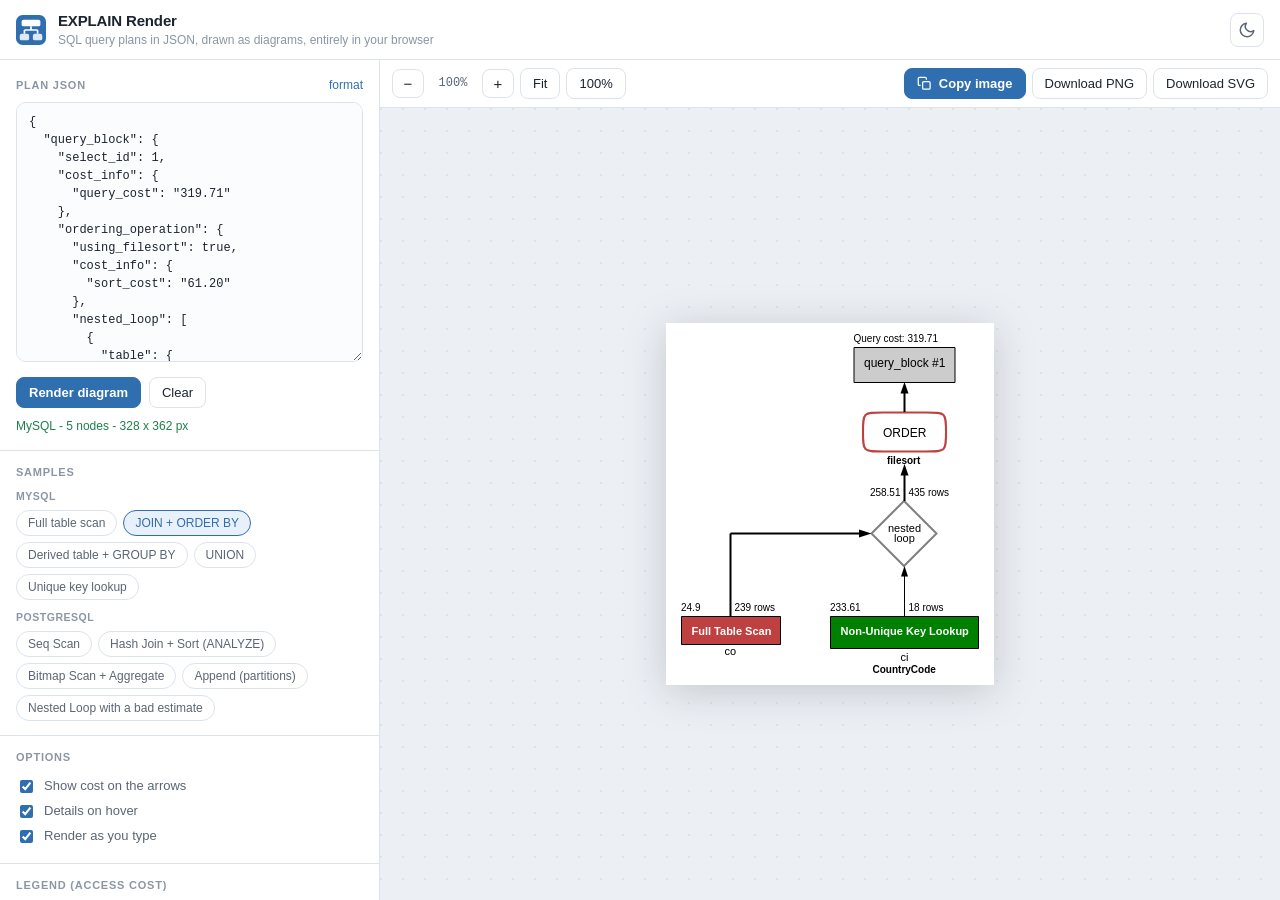
<file: index.html>
<!DOCTYPE html>
<html lang="en">
<head>
<meta charset="UTF-8">
<meta name="viewport" content="width=device-width, initial-scale=1.0">

<title>EXPLAIN Render - visualize MySQL and PostgreSQL EXPLAIN plans</title>
<meta name="description" content="Paste the EXPLAIN output in JSON from MySQL or PostgreSQL and read the query plan as a diagram. Exports SVG and PNG, runs entirely in the browser.">
<link rel="canonical" href="https://explain-render.matob.dev/">
<meta name="robots" content="index, follow, max-image-preview:large, max-snippet:-1">
<meta name="color-scheme" content="light dark">
<meta name="theme-color" content="#f4f6f9" media="(prefers-color-scheme: light)">
<meta name="theme-color" content="#12161c" media="(prefers-color-scheme: dark)">

<!-- Open Graph: WhatsApp, Telegram, LinkedIn, Slack, Discord, Facebook -->
<meta property="og:type" content="website">
<meta property="og:site_name" content="EXPLAIN Render">
<meta property="og:locale" content="en_US">
<meta property="og:url" content="https://explain-render.matob.dev/">
<meta property="og:title" content="EXPLAIN Render - SQL query plans as diagrams">
<meta property="og:description" content="Paste a MySQL or PostgreSQL EXPLAIN in JSON and read the plan as a diagram, with cost and row count on every arrow. Exports SVG and PNG, all in the browser.">
<meta property="og:image" content="https://explain-render.matob.dev/og-image.png">
<meta property="og:image:type" content="image/png">
<meta property="og:image:width" content="1200">
<meta property="og:image:height" content="630">
<meta property="og:image:alt" content="A MySQL query plan drawn by EXPLAIN Render: full table scan, nested loop and ORDER.">

<!-- Twitter / X -->
<meta name="twitter:card" content="summary_large_image">
<meta name="twitter:title" content="EXPLAIN Render - SQL query plans as diagrams">
<meta name="twitter:description" content="Paste a MySQL or PostgreSQL EXPLAIN in JSON and read the plan as a diagram, with cost and row count on every arrow. Exports SVG and PNG, all in the browser.">
<meta name="twitter:image" content="https://explain-render.matob.dev/og-image.png">
<meta name="twitter:image:alt" content="A MySQL query plan drawn by EXPLAIN Render: full table scan, nested loop and ORDER.">

<link rel="icon" href="data:image/svg+xml,%3Csvg xmlns='http://www.w3.org/2000/svg' viewBox='0 0 32 32'%3E%3Crect width='32' height='32' rx='7' fill='%232f6fb0'/%3E%3Crect x='6' y='5' width='20' height='7' rx='2' fill='%23fff'/%3E%3Crect x='4' y='20' width='10' height='7' rx='2' fill='%23fff' opacity='.85'/%3E%3Crect x='18' y='20' width='10' height='7' rx='2' fill='%23fff' opacity='.85'/%3E%3Cpath d='M16 12v4M9 16h14M9 16v4M23 16v4' stroke='%23fff' stroke-width='1.8' fill='none'/%3E%3C/svg%3E">
<link rel="apple-touch-icon" href="apple-touch-icon.png">
<meta name="apple-mobile-web-app-title" content="EXPLAIN Render">
<link rel="stylesheet" href="css/style.css">

<script type="application/ld+json">
{
  "@context": "https://schema.org",
  "@type": "WebApplication",
  "name": "EXPLAIN Render",
  "url": "https://explain-render.matob.dev/",
  "description": "Reads the EXPLAIN output of MySQL and PostgreSQL in JSON, draws the query plan as a diagram and exports it to SVG and PNG. Runs entirely in the browser.",
  "applicationCategory": "DeveloperApplication",
  "operatingSystem": "Any modern browser",
  "browserRequirements": "Requires JavaScript",
  "inLanguage": "en",
  "isAccessibleForFree": true,
  "offers": {
    "@type": "Offer",
    "price": "0",
    "priceCurrency": "USD"
  },
  "license": "https://www.gnu.org/licenses/old-licenses/gpl-2.0.html",
  "screenshot": "https://explain-render.matob.dev/og-image.png",
  "featureList": [
    "Reads EXPLAIN FORMAT=JSON from MySQL",
    "Reads EXPLAIN (FORMAT JSON) from PostgreSQL",
    "Detects the dialect automatically",
    "Exports the diagram to SVG and PNG",
    "With ANALYZE, compares the estimate against what happened",
    "Runs in the browser, sends no data anywhere"
  ]
}
</script>
</head>
<body>

<header class="topbar">
  <div class="brand">
    <svg class="logo" viewBox="0 0 32 32" aria-hidden="true">
      <rect width="32" height="32" rx="7" fill="currentColor"/>
      <rect x="6" y="5" width="20" height="7" rx="2" fill="#fff"/>
      <rect x="4" y="20" width="10" height="7" rx="2" fill="#fff" opacity=".85"/>
      <rect x="18" y="20" width="10" height="7" rx="2" fill="#fff" opacity=".85"/>
      <path d="M16 12v4M9 16h14M9 16v4M23 16v4" stroke="#fff" stroke-width="1.8" fill="none"/>
    </svg>
    <div class="brand-text">
      <h1>EXPLAIN Render</h1>
      <p>SQL query plans in JSON, drawn as diagrams, entirely in your browser</p>
    </div>
  </div>
  <div class="topbar-actions">
    <button id="btn-theme" class="icon-btn" type="button" title="Toggle light/dark theme" aria-label="Toggle theme">
      <svg viewBox="0 0 24 24" width="18" height="18" fill="none" stroke="currentColor" stroke-width="2"
           stroke-linecap="round" stroke-linejoin="round">
        <path d="M21 12.79A9 9 0 1 1 11.21 3 7 7 0 0 0 21 12.79z"/>
      </svg>
    </button>
  </div>
</header>

<main class="layout">
  <aside class="panel" id="panel">
    <section class="panel-section">
      <div class="section-head">
        <h2>Plan JSON</h2>
        <button id="btn-format" class="link-btn" type="button">format</button>
      </div>
      <textarea id="json-input" spellcheck="false" autocomplete="off" autocapitalize="off"
        placeholder='Paste the output of:

MySQL       EXPLAIN FORMAT=JSON SELECT ...;
PostgreSQL  EXPLAIN (FORMAT JSON) SELECT ...;

The dialect is detected automatically.'></textarea>
      <div class="btn-row">
        <button id="btn-render" class="btn primary" type="button">Render diagram</button>
        <button id="btn-clear" class="btn" type="button">Clear</button>
      </div>
      <p id="status" class="status" role="status"></p>
    </section>

    <section class="panel-section">
      <div class="section-head"><h2>Samples</h2></div>
      <div id="samples" class="samples"></div>
    </section>

    <section class="panel-section">
      <div class="section-head"><h2>Options</h2></div>
      <label class="check"><input type="checkbox" id="opt-cost" checked> Show cost on the arrows</label>
      <label class="check"><input type="checkbox" id="opt-tooltip" checked> Details on hover</label>
      <label class="check"><input type="checkbox" id="opt-auto" checked> Render as you type</label>
    </section>

    <section class="panel-section">
      <div class="section-head"><h2 id="legend-title">Legend</h2></div>
      <ul id="legend" class="legend"></ul>
    </section>

    <section class="panel-section help">
      <div class="section-head"><h2>How to use it</h2></div>
      <ol>
        <li>Get the plan as JSON:
          <br><code>EXPLAIN FORMAT=JSON &lt;query&gt;;</code> on MySQL
          <br><code>EXPLAIN (FORMAT JSON) &lt;query&gt;;</code> on PostgreSQL
        </li>
        <li>Copy the result and paste it in the box above.</li>
        <li>Export the diagram as SVG (vector) or PNG.</li>
      </ol>
      <p class="fineprint">On PostgreSQL, adding <code>ANALYZE</code> brings the real execution
        numbers, and the diagram starts comparing the estimate against what happened.</p>
      <p class="fineprint">Nothing is sent to any server: everything runs in your browser.</p>
    </section>
  </aside>

  <section class="viewer">
    <div class="toolbar">
      <div class="tool-group">
        <button id="btn-zoom-out" class="btn icon" type="button" title="Zoom out">&minus;</button>
        <span id="zoom-label" class="zoom-label">100%</span>
        <button id="btn-zoom-in" class="btn icon" type="button" title="Zoom in">+</button>
        <button id="btn-fit" class="btn" type="button">Fit</button>
        <button id="btn-reset" class="btn" type="button">100%</button>
      </div>
      <div class="tool-group">
        <button id="btn-copy-png" class="btn primary with-icon" type="button"
                title="Copy the diagram as an image, ready to paste">
          <svg viewBox="0 0 24 24" width="15" height="15" fill="none" stroke="currentColor"
               stroke-width="2" stroke-linecap="round" stroke-linejoin="round" aria-hidden="true">
            <rect x="9" y="9" width="12" height="12" rx="2"/>
            <path d="M5 15H4a2 2 0 0 1-2-2V4a2 2 0 0 1 2-2h9a2 2 0 0 1 2 2v1"/>
          </svg>
          Copy image
        </button>
        <button id="btn-png" class="btn" type="button">Download PNG</button>
        <button id="btn-svg" class="btn" type="button">Download SVG</button>
      </div>
    </div>

    <div class="canvas-wrap" id="canvas-wrap">
      <svg id="diagram" xmlns="http://www.w3.org/2000/svg">
        <g id="viewport">
          <g id="content"></g>
          <g id="hits"></g>
        </g>
      </svg>
      <div class="empty-state" id="empty-state">
        <svg viewBox="0 0 24 24" width="40" height="40" fill="none" stroke="currentColor"
             stroke-width="1.5" stroke-linecap="round" stroke-linejoin="round">
          <rect x="3" y="3" width="18" height="6" rx="2"/>
          <rect x="2" y="15" width="8" height="6" rx="2"/>
          <rect x="14" y="15" width="8" height="6" rx="2"/>
          <path d="M12 9v3M6 12h12M6 12v3M18 12v3"/>
        </svg>
        <p>Paste the JSON of a MySQL or PostgreSQL EXPLAIN, or pick a sample.</p>
      </div>
    </div>

    <div id="tooltip" class="tooltip" hidden></div>
  </section>
</main>

<script src="js/graphics.js"></script>
<script src="js/nodes.js"></script>
<script src="js/nodes-pg.js"></script>
<script src="js/explain.js"></script>
<script src="js/explain-pg.js"></script>
<script src="js/samples.js"></script>
<script src="js/app.js"></script>
</body>
</html>
</file>
<file: css/style.css>
/* EXPLAIN Render - application styles */

:root {
  color-scheme: light;
  --bg: #f4f6f9;
  --bg-panel: #ffffff;
  --bg-elevated: #ffffff;
  --bg-input: #fbfcfd;
  --bg-canvas: #eceff4;
  --border: #dde3ea;
  --border-strong: #c6cfda;
  --text: #1b2430;
  --text-dim: #5a6675;
  --text-faint: #8b96a5;
  --accent: #2f6fb0;
  --accent-hover: #275f97;
  --accent-soft: #e8f0f9;
  --danger: #c0392b;
  --danger-soft: #fdecea;
  --ok: #1e7f4f;
  --shadow: 0 1px 2px rgba(16, 24, 40, .06), 0 8px 24px rgba(16, 24, 40, .06);
  --radius: 10px;
  --font: -apple-system, BlinkMacSystemFont, "Segoe UI", Roboto, "Helvetica Neue", Arial, sans-serif;
  --mono: ui-monospace, SFMono-Regular, Menlo, Consolas, "Liberation Mono", monospace;
}

html[data-theme="dark"] {
  color-scheme: dark;
  --bg: #12161c;
  --bg-panel: #171c24;
  --bg-elevated: #1c222c;
  --bg-input: #10141a;
  --bg-canvas: #0d1116;
  --border: #262e3a;
  --border-strong: #35404f;
  --text: #e6ebf2;
  --text-dim: #a4b0c0;
  --text-faint: #7c8899;
  --accent: #58a0e6;
  --accent-hover: #74b1ee;
  --accent-soft: #1b2a3b;
  --danger: #ff8b7d;
  --danger-soft: #33201d;
  --ok: #6cd39a;
  --shadow: 0 1px 2px rgba(0, 0, 0, .4), 0 10px 30px rgba(0, 0, 0, .35);
}

@media (prefers-color-scheme: dark) {
  html:not([data-theme="light"]) {
    color-scheme: dark;
    --bg: #12161c;
    --bg-panel: #171c24;
    --bg-elevated: #1c222c;
    --bg-input: #10141a;
    --bg-canvas: #0d1116;
    --border: #262e3a;
    --border-strong: #35404f;
    --text: #e6ebf2;
    --text-dim: #a4b0c0;
    --text-faint: #7c8899;
    --accent: #58a0e6;
    --accent-hover: #74b1ee;
    --accent-soft: #1b2a3b;
    --danger: #ff8b7d;
    --danger-soft: #33201d;
    --ok: #6cd39a;
    --shadow: 0 1px 2px rgba(0, 0, 0, .4), 0 10px 30px rgba(0, 0, 0, .35);
  }
}

* { box-sizing: border-box; }

html, body {
  height: 100%;
  margin: 0;
}

body {
  background: var(--bg);
  color: var(--text);
  font-family: var(--font);
  font-size: 14px;
  line-height: 1.45;
  display: flex;
  flex-direction: column;
  overflow: hidden;
}

/* ---------------- topbar ---------------- */

.topbar {
  flex: 0 0 auto;
  display: flex;
  align-items: center;
  justify-content: space-between;
  gap: 16px;
  padding: 10px 16px;
  background: var(--bg-panel);
  border-bottom: 1px solid var(--border);
}

.brand { display: flex; align-items: center; gap: 12px; min-width: 0; }
.logo { width: 30px; height: 30px; color: var(--accent); flex: 0 0 auto; }
.brand-text { min-width: 0; }
.brand-text h1 {
  margin: 0;
  font-size: 15px;
  font-weight: 650;
  letter-spacing: -0.01em;
}
.brand-text p {
  margin: 0;
  font-size: 12px;
  color: var(--text-faint);
  white-space: nowrap;
  overflow: hidden;
  text-overflow: ellipsis;
}

.icon-btn {
  display: inline-flex;
  align-items: center;
  justify-content: center;
  width: 34px;
  height: 34px;
  border-radius: 8px;
  border: 1px solid var(--border);
  background: var(--bg-elevated);
  color: var(--text-dim);
  cursor: pointer;
}
.icon-btn:hover { color: var(--text); border-color: var(--border-strong); }

/* ---------------- layout ---------------- */

.layout {
  flex: 1 1 auto;
  display: grid;
  grid-template-columns: 380px minmax(0, 1fr);
  min-height: 0;
}

.panel {
  background: var(--bg-panel);
  border-right: 1px solid var(--border);
  overflow-y: auto;
  padding: 4px 0 24px;
}

.panel-section {
  padding: 14px 16px;
  border-bottom: 1px solid var(--border);
}
.panel-section:last-child { border-bottom: 0; }

.section-head {
  display: flex;
  align-items: baseline;
  justify-content: space-between;
  margin-bottom: 8px;
}
.section-head h2 {
  margin: 0;
  font-size: 11px;
  font-weight: 650;
  letter-spacing: .07em;
  text-transform: uppercase;
  color: var(--text-faint);
}

.link-btn {
  border: 0;
  background: none;
  color: var(--accent);
  font-size: 12px;
  cursor: pointer;
  padding: 0;
}
.link-btn:hover { text-decoration: underline; }

textarea#json-input {
  width: 100%;
  height: 260px;
  resize: vertical;
  padding: 10px 12px;
  border-radius: var(--radius);
  border: 1px solid var(--border);
  background: var(--bg-input);
  color: var(--text);
  font-family: var(--mono);
  font-size: 12px;
  line-height: 1.5;
  tab-size: 2;
}
textarea#json-input:focus {
  outline: none;
  border-color: var(--accent);
  box-shadow: 0 0 0 3px var(--accent-soft);
}

.btn-row { display: flex; gap: 8px; margin-top: 10px; }

.btn {
  appearance: none;
  border: 1px solid var(--border);
  background: var(--bg-elevated);
  color: var(--text);
  border-radius: 8px;
  padding: 7px 12px;
  font-size: 13px;
  font-family: inherit;
  cursor: pointer;
  white-space: nowrap;
  transition: background .12s ease, border-color .12s ease, color .12s ease;
}
.btn:hover:not(:disabled) { border-color: var(--border-strong); }
.btn:active:not(:disabled) { transform: translateY(1px); }
.btn:disabled { opacity: .5; cursor: default; }
.btn.primary {
  background: var(--accent);
  border-color: var(--accent);
  color: #fff;
  font-weight: 550;
}
.btn.primary:hover:not(:disabled) { background: var(--accent-hover); border-color: var(--accent-hover); }
.btn.icon { padding: 6px 10px; font-size: 15px; line-height: 1; min-width: 32px; }
.btn.with-icon { display: inline-flex; align-items: center; gap: 7px; }
.btn.with-icon svg { flex: none; }

.status {
  margin: 10px 0 0;
  font-size: 12px;
  color: var(--text-dim);
  min-height: 16px;
  word-break: break-word;
}
.status.error {
  color: var(--danger);
  background: var(--danger-soft);
  border-radius: 8px;
  padding: 8px 10px;
  font-family: var(--mono);
  font-size: 11.5px;
}
.status.ok { color: var(--ok); }

.samples { display: grid; gap: 4px; }
.chip-group {
  margin: 6px 0 2px;
  font-size: 10.5px;
  font-weight: 600;
  letter-spacing: .05em;
  text-transform: uppercase;
  color: var(--text-faint);
}
.chip-group:first-child { margin-top: 0; }
.chips { display: flex; flex-wrap: wrap; gap: 6px; }
.chip {
  border: 1px solid var(--border);
  background: var(--bg-elevated);
  color: var(--text-dim);
  border-radius: 999px;
  padding: 5px 11px;
  font-size: 12px;
  cursor: pointer;
  font-family: inherit;
}
.chip:hover { border-color: var(--accent); color: var(--accent); }
.chip.active { background: var(--accent-soft); border-color: var(--accent); color: var(--accent); }

.check {
  display: flex;
  align-items: center;
  gap: 8px;
  font-size: 13px;
  color: var(--text-dim);
  padding: 3px 0;
  cursor: pointer;
}
.check input { accent-color: var(--accent); }

.legend { list-style: none; margin: 0; padding: 0; display: grid; gap: 5px; }
.legend li { display: flex; align-items: center; gap: 8px; font-size: 12px; color: var(--text-dim); }
.legend .swatch {
  width: 14px; height: 14px; border-radius: 3px; flex: 0 0 auto;
  border: 1px solid rgba(0, 0, 0, .15);
}
.legend .key { font-family: var(--mono); font-size: 11px; color: var(--text-faint); }

.help ol { margin: 0; padding-left: 18px; color: var(--text-dim); font-size: 12.5px; }
.help li { margin-bottom: 4px; }
.help code {
  font-family: var(--mono);
  font-size: 11.5px;
  background: var(--bg-input);
  border: 1px solid var(--border);
  border-radius: 4px;
  padding: 1px 4px;
}
.fineprint { color: var(--text-faint); font-size: 11.5px; margin: 10px 0 0; }

/* ---------------- viewer ---------------- */

.viewer {
  position: relative;
  display: flex;
  flex-direction: column;
  min-width: 0;
  min-height: 0;
}

.toolbar {
  flex: 0 0 auto;
  display: flex;
  align-items: center;
  justify-content: space-between;
  gap: 12px;
  padding: 8px 12px;
  background: var(--bg-panel);
  border-bottom: 1px solid var(--border);
  flex-wrap: wrap;
}
.tool-group { display: flex; align-items: center; gap: 6px; }
.zoom-label {
  font-size: 12px;
  font-family: var(--mono);
  color: var(--text-dim);
  min-width: 46px;
  text-align: center;
}

.canvas-wrap {
  position: relative;
  flex: 1 1 auto;
  min-height: 0;
  overflow: hidden;
  background-color: var(--bg-canvas);
  background-image: radial-gradient(circle at 1px 1px, var(--border) 1px, transparent 0);
  background-size: 22px 22px;
  cursor: grab;
}
.canvas-wrap.panning { cursor: grabbing; }

#diagram { display: block; width: 100%; height: 100%; }
#diagram #content { filter: drop-shadow(0 6px 20px rgba(16, 24, 40, .18)); }

.hit-rect {
  fill: none;
  pointer-events: all;
  stroke: transparent;
  stroke-width: 2;
}
.hit-rect:hover { stroke: var(--accent); }

.empty-state {
  position: absolute;
  inset: 0;
  display: flex;
  flex-direction: column;
  align-items: center;
  justify-content: center;
  gap: 10px;
  color: var(--text-faint);
  pointer-events: none;
  text-align: center;
  padding: 24px;
}
.empty-state p { margin: 0; font-size: 13px; max-width: 320px; }
.empty-state[hidden] { display: none; }

.tooltip {
  position: fixed;
  z-index: 40;
  max-width: 420px;
  max-height: 60vh;
  overflow: auto;
  background: var(--bg-elevated);
  color: var(--text);
  border: 1px solid var(--border-strong);
  border-radius: 8px;
  box-shadow: var(--shadow);
  padding: 10px 12px;
  font-size: 12px;
  line-height: 1.45;
  pointer-events: none;
}
.tooltip[hidden] { display: none; }
.tooltip .t-head {
  font-weight: 650;
  margin: 8px 0 3px;
  color: var(--text);
}
.tooltip .t-head:first-child { margin-top: 0; }
.tooltip .t-body {
  white-space: pre-wrap;
  font-family: var(--mono);
  font-size: 11px;
  color: var(--text-dim);
  margin: 0 0 4px;
}

.toast {
  position: fixed;
  left: 50%;
  bottom: 24px;
  transform: translateX(-50%);
  background: var(--text);
  color: var(--bg-panel);
  padding: 8px 14px;
  border-radius: 999px;
  font-size: 12.5px;
  box-shadow: var(--shadow);
  z-index: 60;
  opacity: 0;
  transition: opacity .18s ease;
  pointer-events: none;
}
.toast.show { opacity: 1; }

/* ---------------- responsive ---------------- */

@media (max-width: 940px) {
  body { overflow: auto; }
  .layout { grid-template-columns: 1fr; }
  .panel { border-right: 0; border-bottom: 1px solid var(--border); }
  .viewer { height: 70vh; }
}
</file>
